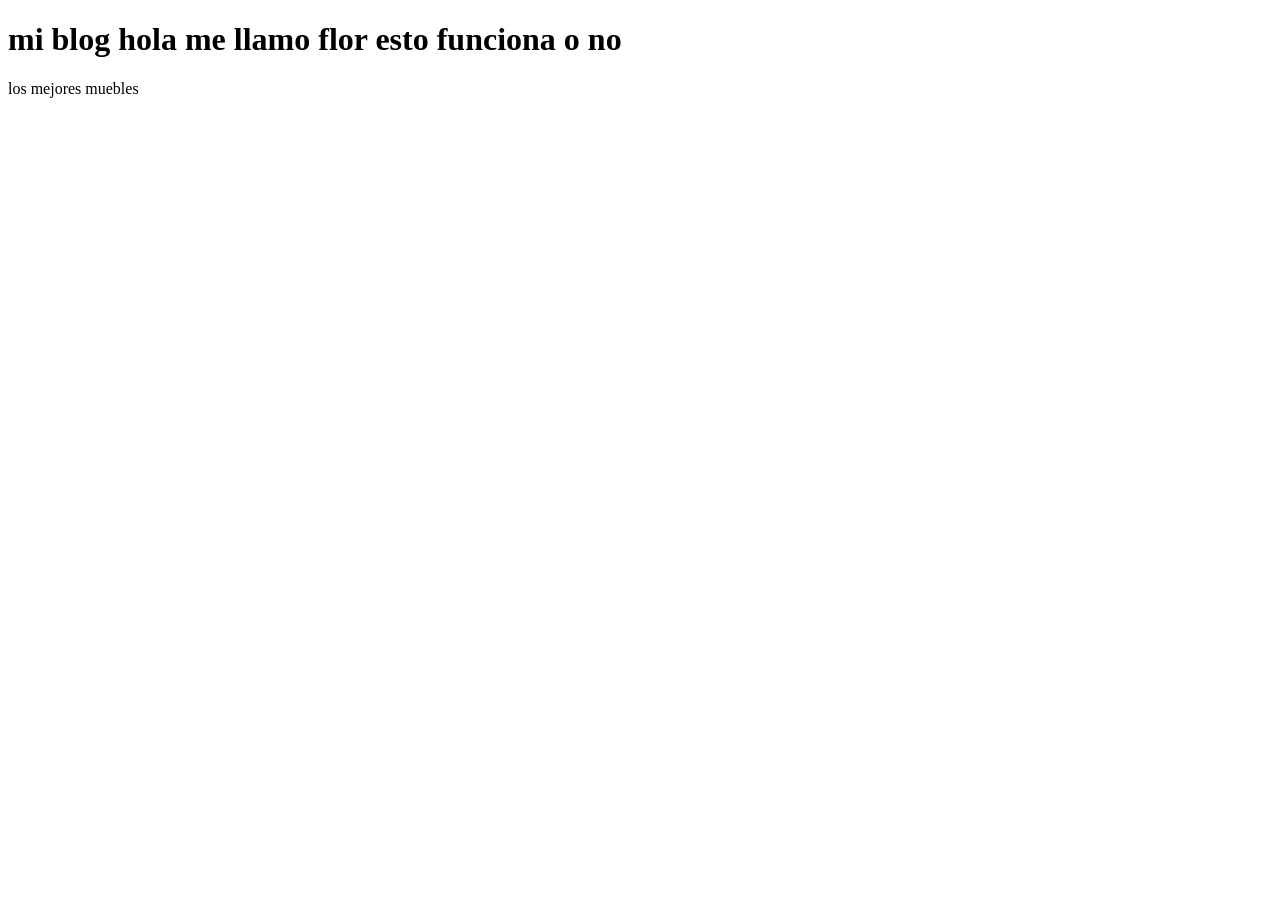
<file: index.html>
<!DOCTYPE html>
<html lang="en">
<head>
    <meta charset="UTF-8">
    <meta name="viewport" content="width=device-width, initial-scale=1.0">
    <title>My blog</title>
</head>
<body>
    <h1>
    mi blog hola me llamo flor esto funciona o no
    </h1>
    <p>
        los mejores muebles 
    </p>
</body>
</html>
</file>
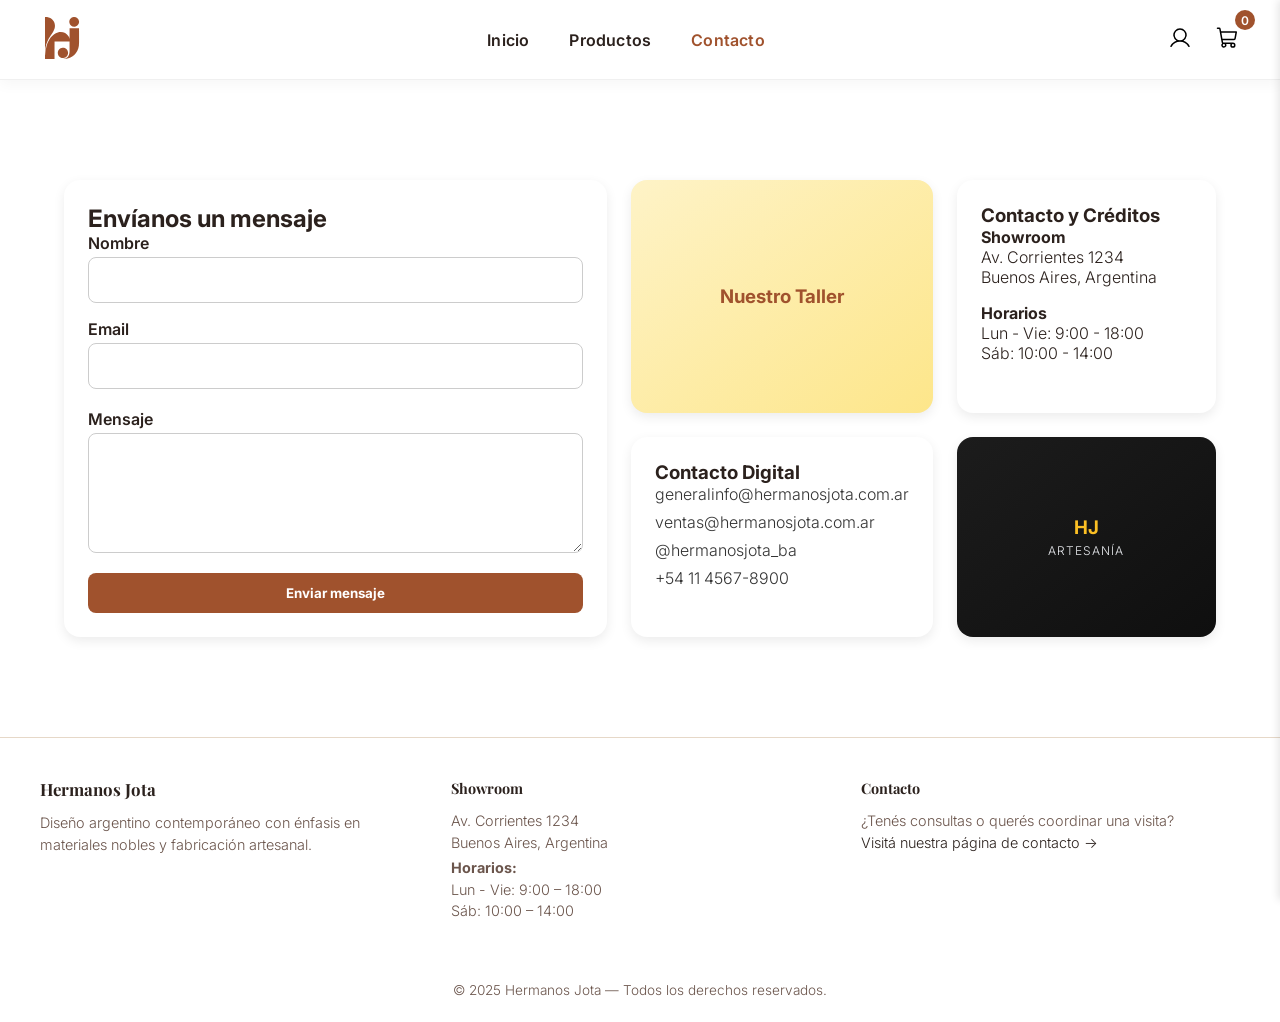
<file: paginas/contacto.html>
<!DOCTYPE html>
<html lang="es">
<head>
    <meta charset="UTF-8">
    <meta name="viewport" content="width=device-width, initial-scale=1.0">
    <title>Contacto — Hermanos Jota</title>
    <link rel="stylesheet" href="../css/main.css">
    <link rel="stylesheet" href="../css/contacto.css">
    <link href="https://fonts.googleapis.com/css2?family=Inter:wght@400;600;800&family=Playfair+Display:wght@600;800&display=swap" rel="stylesheet">
</head>
</head>
<body>
    <header>
        <!-- Menú hamburguesa -->
        <button class="menu-toggle" aria-label="Abrir menú de navegación" aria-expanded="false">
            <div></div>
            <div></div>
            <div></div>
        </button>

        <!-- Logo -->
        <a href="../index.html" class="logo" aria-label="Ir a la página principal de Hermanos Jota">
            <img src="../img/logo.svg" alt="Logo de Hermanos Jota">
        </a>

        <!-- Menú principal (desplegable) -->
        <nav class="nav-primary" aria-label="Menú principal">
            <ul>
                <li><a href="../index.html">Inicio</a></li>
                <li><a href="./productos.html">Productos</a></li>
                <li><a href="./contacto.html" class="is-active">Contacto</a></li>
            </ul>
        </nav>

        <!-- Acciones de usuario -->
        <nav class="nav-user-actions" aria-label="Acciones de usuario">
            <button class="icon-btn" aria-label="Mi cuenta">
                <svg width="24" height="24" fill="currentColor" viewBox="0 0 256 256">
                    <path d="M230.92,212c-15.23-26.33-38.7-45.21-66.09-54.16a72,72,0,1,0-73.66,0C63.78,166.78,40.31,185.66,25.08,212a8,8,0,1,0,13.85,8c18.84-32.56,52.14-52,89.07-52s70.23,19.44,89.07,52a8,8,0,1,0,13.85-8ZM72,96a56,56,0,1,1,56,56A56.06,56.06,0,0,1,72,96Z"></path>
                </svg>
            </button>
            <button class="icon-btn" aria-label="Carrito de compras">
                <svg width="24" height="24" fill="currentColor" viewBox="0 0 256 256">
                    <path d="M222.14,58.87A8,8,0,0,0,216,56H54.68L49.79,29.14A16,16,0,0,0,34.05,16H16a8,8,0,0,0,0,16h18L59.56,172.29a24,24,0,0,0,5.33,11.27,28,28,0,1,0,44.4,8.44h45.42A27.75,27.75,0,0,0,152,204a28,28,0,1,0,28-28H83.17a8,8,0,0,1-7.87-6.57L72.13,152h116a24,24,0,0,0,23.61-19.71l12.16-66.86A8,8,0,0,0,222.14,58.87ZM96,204a12,12,0,1,1-12-12A12,12,0,0,1,96,204Zm96,0a12,12,0,1,1-12-12A12,12,0,0,1,192,204Zm4-74.57A8,8,0,0,1,188.1,136H69.22L57.59,72H206.41Z"></path>
                </svg>
                <span class="badge">0</span>
            </button>
        </nav>
    </header>

    <!-- Panel lateral del carrito -->
    <aside class="cart-drawer" aria-hidden="true">
        <div class="cart-drawer__header">
            <h2>Mi carrito</h2>
            <button class="cart-drawer__close" aria-label="Cerrar carrito">×</button>
        </div>
        <div class="cart-drawer__body">
            <p>Tu carrito está vacío.</p>
        </div>
    </aside>

    <main>
        <section class="bento-grid">
            <!-- Formulario de contacto -->
            <article class="formulario-contacto">
                <h2>Envíanos un mensaje</h2>
                <form action="#" method="POST" id="form">
                    <div>
                        <label for="nombre">Nombre</label>
                        <input type="text" id="nombre" name="nombre" required>
                    </div>
                    <div>
                        <label for="asunto">Email</label>
                        <input type="text" id="email" name="email" required>
                        <span id="email-error" class="form-error"></span>
                    </div>
                    <div>
                        <label for="mensaje">Mensaje</label>
                        <textarea id="mensaje" name="mensaje" required minlength="10" maxlength="500" required></textarea>
                    </div>
                    <button type="submit">Enviar mensaje</button>
                </form>
            </article>

            <!-- Contenedor para el mensaje de éxito -->
            <div id="success-popup" class="popup hidden" role="alert">
                <span>Tu mensaje se envió correctamente.</span>
            </div>


            <!-- Nuestro taller -->
            <article class="taller">
                <h3>Nuestro Taller</h3>
            </article>

            <!-- Información de contacto -->
            <article class="informacion-contacto">
                <h3>Contacto y Créditos</h3>
                <address>
                    <strong>Showroom</strong><br>
                    Av. Corrientes 1234<br>
                    Buenos Aires, Argentina
                </address>
                <div>
                    <strong>Horarios</strong><br>
                    Lun - Vie: 9:00 - 18:00<br>
                    Sáb: 10:00 - 14:00
                </div>
            </article>

            <!-- Contacto digital -->
            <article class="contacto-digital">
                <h3>Contacto Digital</h3>
                <ul>
                    <li><a href="mailto:generalinfo@hermanosjota.com.ar">generalinfo@hermanosjota.com.ar</a></li>
                    <li><a href="mailto:ventas@hermanosjota.com.ar">ventas@hermanosjota.com.ar</a></li>
                    <li><a href="https://instagram.com/hermanosjota_ba" target="_blank">@hermanosjota_ba</a></li>
                    <li><a href="https://wa.me/5411456789000" target="_blank">+54 11 4567-8900</a></li>
                </ul>
            </article>

            <!-- Marca -->
            <article class="marca">
                <h3>HJ</h3>
                <p>Artesanía</p>
            </article>
        </section>
    </main>

    <!-- Footer -->
    <footer>
        <div class="footer-container">
            <!-- Columna 1: Marca / Descripción -->
            <div class="footer-col">
                <h3 class="footer-title">Hermanos Jota</h3>
                <p class="footer-desc">Diseño argentino contemporáneo con énfasis en materiales nobles y fabricación artesanal.</p>
            </div>
            
            <!-- Columna 2: Contacto físico -->
            <div class="footer-col">
                <h4>Showroom</h4>
                <p>Av. Corrientes 1234<br>Buenos Aires, Argentina</p>
                <p><strong>Horarios:</strong><br>
                    Lun - Vie: 9:00 – 18:00<br>
                    Sáb: 10:00 – 14:00
                </p>
            </div>

            <!-- Columna 3: Contacto -->
            <div class="footer-col">
                <h4>Contacto</h4>
                <p>¿Tenés consultas o querés coordinar una visita?<br>
                    <a href="./contacto.html">Visitá nuestra página de contacto &rarr;</a>
                </p>
            </div>

        </div>
    
        <div class="footer-bottom">
            <p>&copy; 2025 Hermanos Jota — Todos los derechos reservados.</p>
        </div>
    </footer>

    <script src="../js/main.js"></script>
    <script src="../js/contacto.js"></script>
</body>
</html>
</file>
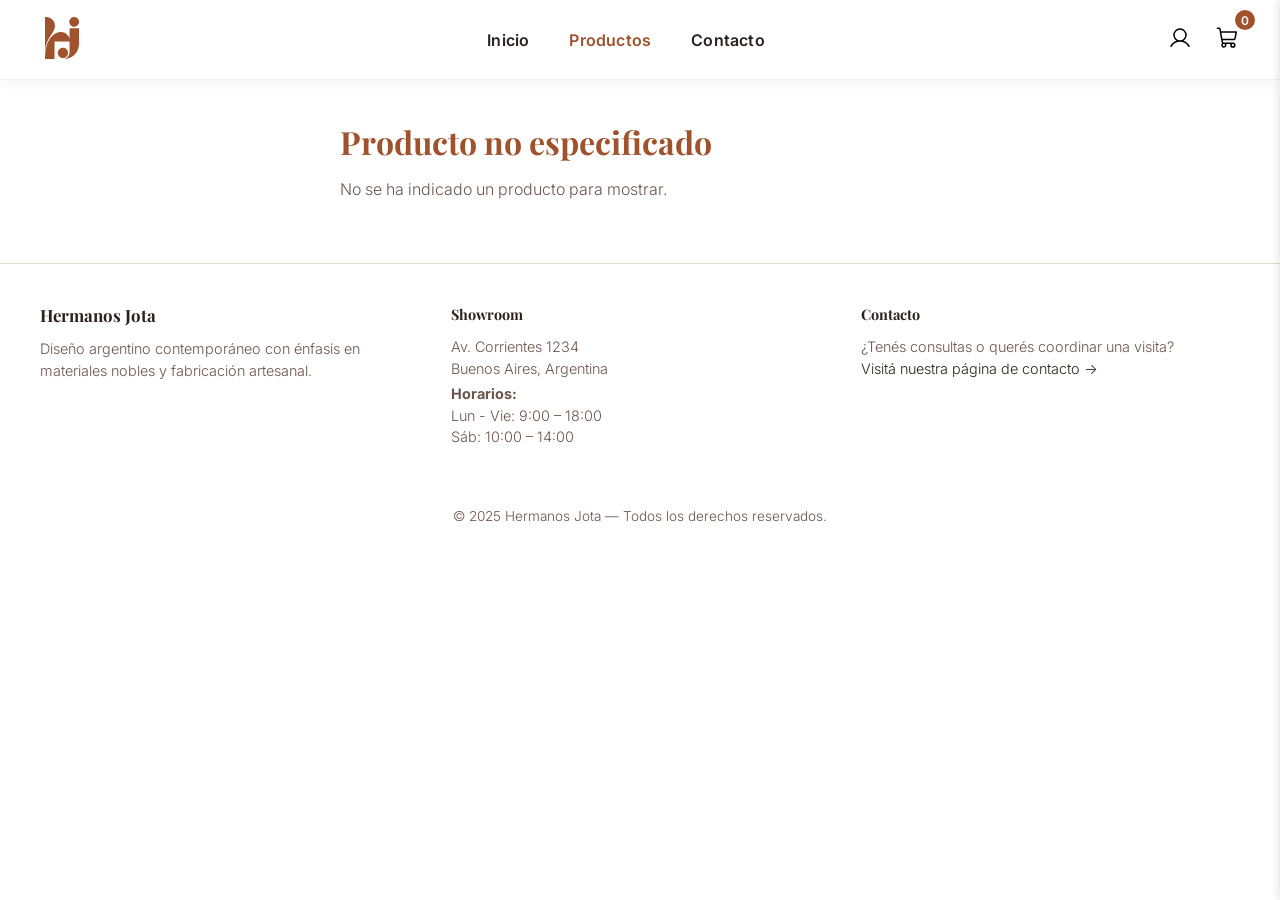
<file: paginas/producto.html>
<!DOCTYPE html>
<html lang="es">
<head>
    <meta charset="UTF-8">
    <meta name="viewport" content="width=device-width, initial-scale=1.0">
    <title></title>
    <link rel="stylesheet" href="../css/main.css">
    <link rel="stylesheet" href="../css/producto.css">
    <link href="https://fonts.googleapis.com/css2?family=Inter:wght@400;600;800&family=Playfair+Display:wght@600;800&display=swap" rel="stylesheet">
</head>
<body>
    <header>
        <!-- Menú hamburguesa -->
        <button class="menu-toggle" aria-label="Abrir menú de navegación" aria-expanded="false">
            <div></div>
            <div></div>
            <div></div>
        </button>

        <!-- Logo -->
        <a href="../index.html" class="logo" aria-label="Ir a la página principal de Hermanos Jota">
            <img src="../img/logo.svg" alt="Logo de Hermanos Jota">
        </a>

        <!-- Menú principal (desplegable) -->
        <nav class="nav-primary" aria-label="Menú principal">
            <ul>
                <li><a href="../index.html">Inicio</a></li>
                <li><a href="./productos.html" class="is-active">Productos</a></li>
                <li><a href="./contacto.html">Contacto</a></li>
            </ul>
        </nav>

        <!-- Acciones de usuario -->
        <nav class="nav-user-actions" aria-label="Acciones de usuario">
            <button class="icon-btn" aria-label="Mi cuenta">
                <svg width="24" height="24" fill="currentColor" viewBox="0 0 256 256">
                    <path d="M230.92,212c-15.23-26.33-38.7-45.21-66.09-54.16a72,72,0,1,0-73.66,0C63.78,166.78,40.31,185.66,25.08,212a8,8,0,1,0,13.85,8c18.84-32.56,52.14-52,89.07-52s70.23,19.44,89.07,52a8,8,0,1,0,13.85-8ZM72,96a56,56,0,1,1,56,56A56.06,56.06,0,0,1,72,96Z"></path>
                </svg>
            </button>
            <button class="icon-btn" aria-label="Carrito de compras">
                <svg width="24" height="24" fill="currentColor" viewBox="0 0 256 256">
                    <path d="M222.14,58.87A8,8,0,0,0,216,56H54.68L49.79,29.14A16,16,0,0,0,34.05,16H16a8,8,0,0,0,0,16h18L59.56,172.29a24,24,0,0,0,5.33,11.27,28,28,0,1,0,44.4,8.44h45.42A27.75,27.75,0,0,0,152,204a28,28,0,1,0,28-28H83.17a8,8,0,0,1-7.87-6.57L72.13,152h116a24,24,0,0,0,23.61-19.71l12.16-66.86A8,8,0,0,0,222.14,58.87ZM96,204a12,12,0,1,1-12-12A12,12,0,0,1,96,204Zm96,0a12,12,0,1,1-12-12A12,12,0,0,1,192,204Zm4-74.57A8,8,0,0,1,188.1,136H69.22L57.59,72H206.41Z"></path>
                </svg>
                <span class="badge">0</span>
            </button>
        </nav>
    </header>

    <!-- Panel lateral del carrito -->
    <aside class="cart-drawer" aria-hidden="true">
        <div class="cart-drawer__header">
            <h2>Mi carrito</h2>
            <button class="cart-drawer__close" aria-label="Cerrar carrito">×</button>
        </div>
        <div class="cart-drawer__body">
            <p>Tu carrito está vacío.</p>
        </div>
    </aside>

    <!-- Detalle del Producto -->
    <section class="page layout-leftpic" id="detalle-producto">
        <noscript>Activá JavaScript para ver el producto.</noscript>
    </section>

    <!-- Footer -->
    <footer>
        <div class="footer-container">
            <!-- Columna 1: Marca / Descripción -->
            <div class="footer-col">
                <h3 class="footer-title">Hermanos Jota</h3>
                <p class="footer-desc">Diseño argentino contemporáneo con énfasis en materiales nobles y fabricación artesanal.</p>
            </div>
            
            <!-- Columna 2: Contacto físico -->
            <div class="footer-col">
                <h4>Showroom</h4>
                <p>Av. Corrientes 1234<br>Buenos Aires, Argentina</p>
                <p><strong>Horarios:</strong><br>
                    Lun - Vie: 9:00 – 18:00<br>
                    Sáb: 10:00 – 14:00
                </p>
            </div>

            <!-- Columna 3: Contacto -->
            <div class="footer-col">
                <h4>Contacto</h4>
                <p>¿Tenés consultas o querés coordinar una visita?<br>
                    <a href="./contacto.html">Visitá nuestra página de contacto &rarr;</a>
                </p>
            </div>

        </div>
    
        <div class="footer-bottom">
            <p>&copy; 2025 Hermanos Jota — Todos los derechos reservados.</p>
        </div>
    </footer>

    <script src="../js/datos-productos.js" defer></script>   <!-- datos -->
    <script src="../js/producto.js" defer></script>          <!-- lógica personalizada -->
    <script src="../js/main.js"></script>                    <!-- lógica global -->
</body>
</html>
</file>
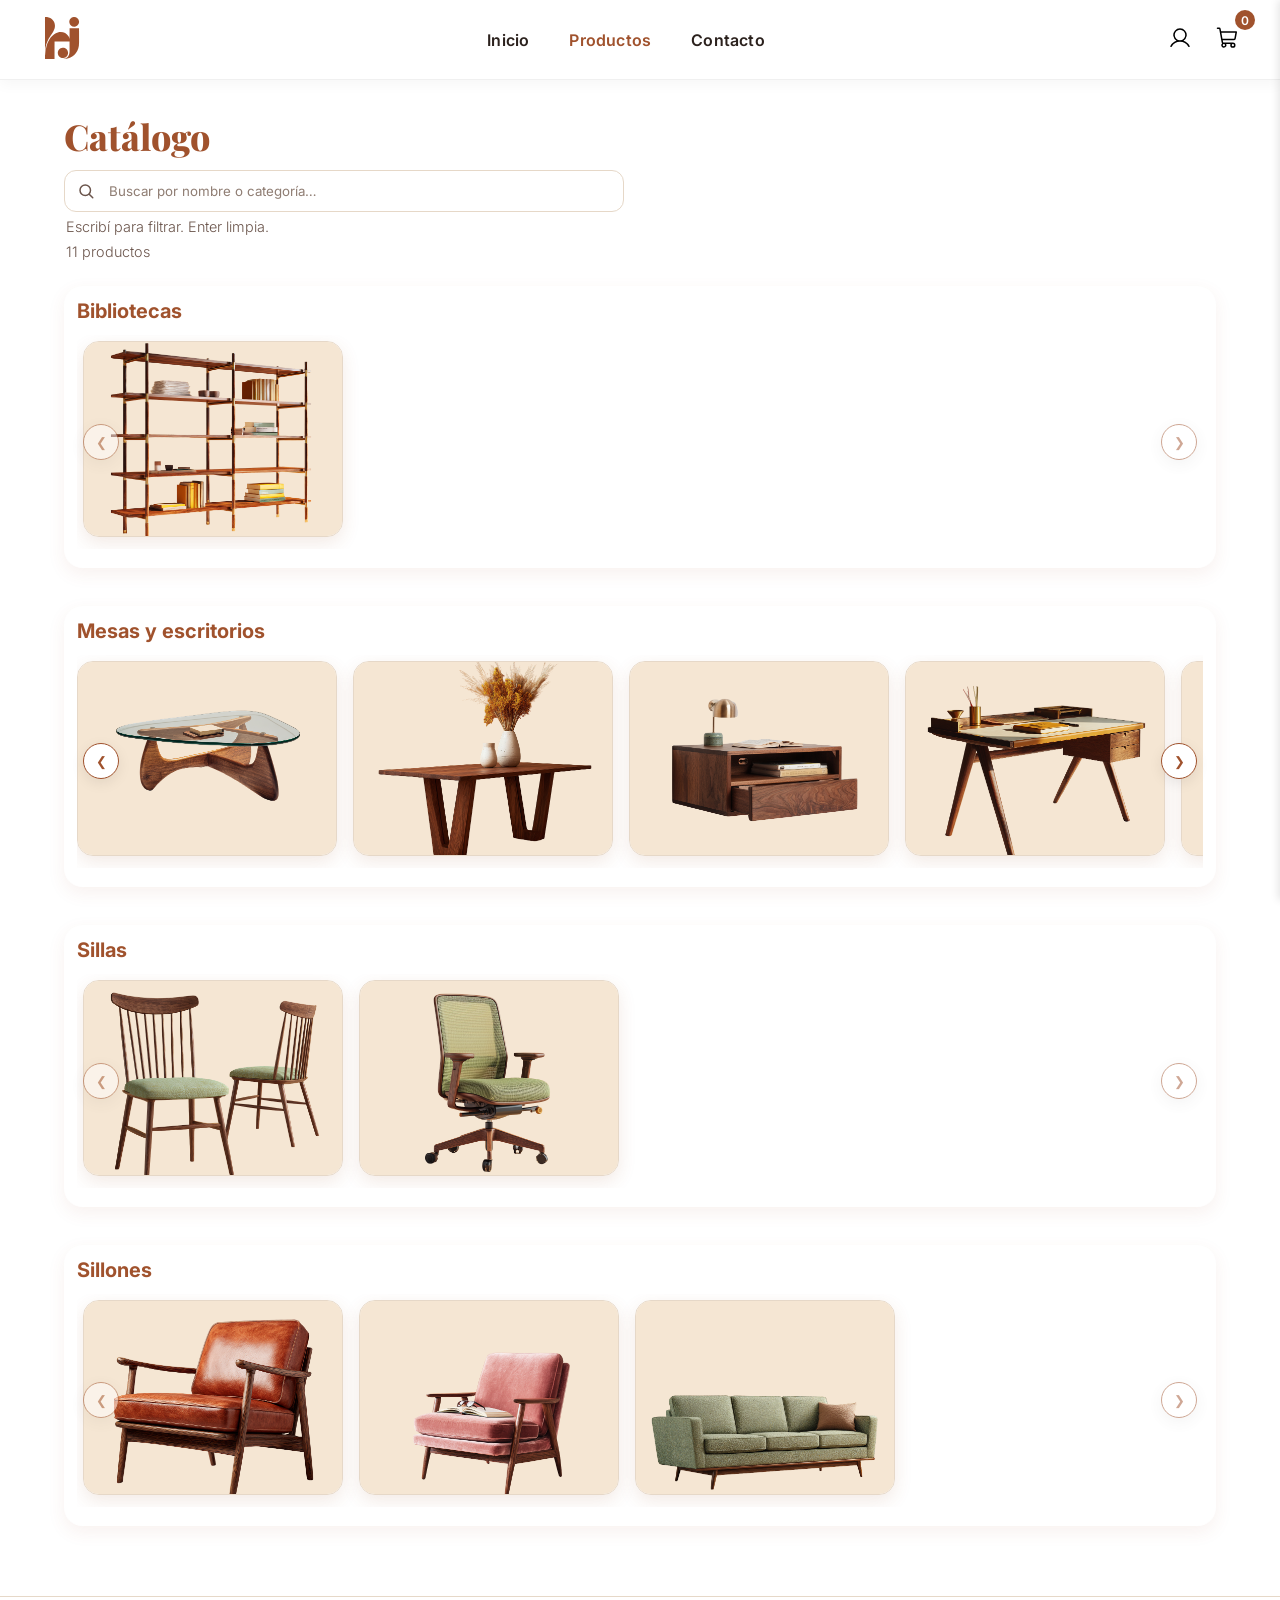
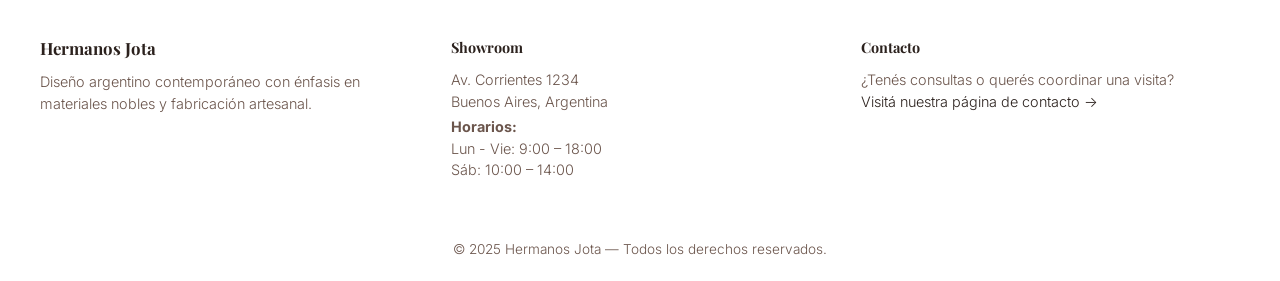
<file: paginas/productos.html>
<!doctype html>
<html lang="es">
<head>
    <meta charset="utf-8" />
    <title>Catálogo — Hermanos Jota</title>
    <meta name="viewport" content="width=device-width, initial-scale=1" />
    <!-- CSS del catálogo -->
    <link rel="stylesheet" href="../css/main.css">
    <link rel="stylesheet" href="../css/productos.css">

    <!-- Fuentes -->
    <link rel="preconnect" href="https://fonts.googleapis.com">
    <link rel="preconnect" href="https://fonts.gstatic.com" crossorigin>
    <link href="https://fonts.googleapis.com/css2?family=Inter:wght@400;600;800&family=Playfair+Display:wght@600;800&display=swap" rel="stylesheet">
</head>
<body>
    <!-- Header del catálogo -->
    <header>
        <!-- Menú hamburguesa -->
        <button class="menu-toggle" aria-label="Abrir menú de navegación" aria-expanded="false">
            <div></div>
            <div></div>
            <div></div>
        </button>

        <!-- Logo -->
        <a href="../index.html" class="logo" aria-label="Ir a la página principal de Hermanos Jota">
            <img src="../img/logo.svg" alt="Logo de Hermanos Jota">
        </a>

        <!-- Menú principal (desplegable) -->
        <nav class="nav-primary" aria-label="Menú principal">
            <ul>
                <li><a href="../index.html">Inicio</a></li>
                <li><a href="./productos.html" class="is-active">Productos</a></li>
                <li><a href="./contacto.html">Contacto</a></li>
            </ul>
        </nav>

        <!-- Acciones de usuario -->
        <nav class="nav-user-actions" aria-label="Acciones de usuario">
            <button class="icon-btn" aria-label="Mi cuenta">
                <svg width="24" height="24" fill="currentColor" viewBox="0 0 256 256">
                    <path d="M230.92,212c-15.23-26.33-38.7-45.21-66.09-54.16a72,72,0,1,0-73.66,0C63.78,166.78,40.31,185.66,25.08,212a8,8,0,1,0,13.85,8c18.84-32.56,52.14-52,89.07-52s70.23,19.44,89.07,52a8,8,0,1,0,13.85-8ZM72,96a56,56,0,1,1,56,56A56.06,56.06,0,0,1,72,96Z"></path>
                </svg>
            </button>
            <button class="icon-btn" aria-label="Carrito de compras">
                <svg width="24" height="24" fill="currentColor" viewBox="0 0 256 256">
                    <path d="M222.14,58.87A8,8,0,0,0,216,56H54.68L49.79,29.14A16,16,0,0,0,34.05,16H16a8,8,0,0,0,0,16h18L59.56,172.29a24,24,0,0,0,5.33,11.27,28,28,0,1,0,44.4,8.44h45.42A27.75,27.75,0,0,0,152,204a28,28,0,1,0,28-28H83.17a8,8,0,0,1-7.87-6.57L72.13,152h116a24,24,0,0,0,23.61-19.71l12.16-66.86A8,8,0,0,0,222.14,58.87ZM96,204a12,12,0,1,1-12-12A12,12,0,0,1,96,204Zm96,0a12,12,0,1,1-12-12A12,12,0,0,1,192,204Zm4-74.57A8,8,0,0,1,188.1,136H69.22L57.59,72H206.41Z"></path>
                </svg>
                <span class="badge">0</span>
            </button>
        </nav>
    </header>

    <!-- Panel lateral del carrito -->
    <aside class="cart-drawer" aria-hidden="true">
        <div class="cart-drawer__header">
            <h2>Mi carrito</h2>
            <button class="cart-drawer__close" aria-label="Cerrar carrito">×</button>
        </div>
        <div class="cart-drawer__body">
            <p>Tu carrito está vacío.</p>
        </div>
    </aside>
    
    <div class="container">
        <div class="header">
            <h1>Catálogo</h1>
            <label for="search" class="sr-only">Buscar productos</label>
            <input id="search" class="search" type="search" placeholder="Buscar por nombre o categoría…" autocomplete="off" />
            <p class="search-help">Escribí para filtrar. Enter limpia.</p>
            
            <div class="status" aria-live="polite">
                <span id="count">0</span> productos
            </div>
        </div>

        <!-- Acá se inyecta el catálogo por categoría con carruseles -->
        <main id="grid" aria-label="Catálogo por categoría">
            <noscript>Activá JavaScript para ver el catálogo.</noscript>
        </main>
    </div>

    <!-- Footer -->
    <footer>
        <div class="footer-container">
            <!-- Columna 1: Marca / Descripción -->
            <div class="footer-col">
                <h3 class="footer-title">Hermanos Jota</h3>
                <p class="footer-desc">Diseño argentino contemporáneo con énfasis en materiales nobles y fabricación artesanal.</p>
            </div>
            
            <!-- Columna 2: Contacto físico -->
            <div class="footer-col">
                <h4>Showroom</h4>
                <p>Av. Corrientes 1234<br>Buenos Aires, Argentina</p>
                <p><strong>Horarios:</strong><br>
                    Lun - Vie: 9:00 – 18:00<br>
                    Sáb: 10:00 – 14:00
                </p>
            </div>

            <!-- Columna 3: Contacto -->
            <div class="footer-col">
                <h4>Contacto</h4>
                <p>¿Tenés consultas o querés coordinar una visita?<br>
                    <a href="./contacto.html">Visitá nuestra página de contacto &rarr;</a>
                </p>
            </div>

        </div>
    
        <div class="footer-bottom">
            <p>&copy; 2025 Hermanos Jota — Todos los derechos reservados.</p>
        </div>
    </footer>

    <script src="../js/datos-productos.js" defer></script>   <!-- datos -->
    <script src="../js/productos.js" defer></script>         <!-- lógica personalizada -->
    <script src="../js/main.js"></script>                    <!-- lógica global -->
    
</body>
</html>
</file>
<file: css/main.css>
/* VARIABLES Y RESETEO */
:root {
    /* Colores */
    --siena: #A0522D;
    --salvia: #87A96B;
    --alabastro: #F5E6D3;
    --oro: #D4A437;
    --rosa: #C47A6D;

    --bg: #ffffff;
    --ink: #2B211D;
    --muted: #6B554C;
    --card-border: #E6D8C8;
    --menu-bg: #fff;
    --menu-border: #f0f0f0;

    /* Tipografías */
    --font-body: "Inter", sans-serif;
    --font-display: "Playfair Display", serif;

    /* Layout */
    --radius: 1rem;
    --header-height: 56px;
    --header-shadow: 0 4px 14px rgba(0, 0, 0, 0.04);
    --header-border: 1px solid var(--menu-border);

    --logo-height: 65px;
    --menu-max-height: 300px;
    --menu-transition: max-height 0.3s ease;

    --toggle-size: 40px;
    --toggle-line-width: 24px;
    --toggle-line-height: 2px;
    --toggle-line-radius: 2px;
    --toggle-line-gap: 6px;
    --toggle-line-color: var(--ink);
    --toggle-transition: all 0.3s ease;
}

* {
    padding: 0;
    margin: 0;
    box-sizing: border-box;
    text-decoration: none;
    list-style: none;
    font-family: Inter;
}

html, body {
    height: 100%;
}

body {
    font-family: var(--font-body);
    font-weight: 300;
    background: var(--bg);
    color: var(--ink);
}

/* Tipografías utilitarias */
.playfair-display {
    font-family: var(--font-display);
    font-weight: 700;
}

.inter {
    font-family: var(--font-body);
    font-weight: 300;
}

.text--semibold { font-weight: 600; }
.text--bold { font-weight: 700; }


/* SECCION HEADER */
header {
    display: flex;
    align-items: center;
    justify-content: space-between;
    height: var(--header-height);
    padding: 0 1rem;
    background: var(--menu-bg);
    border-bottom: var(--header-border);
    box-shadow: var(--header-shadow);
    position: relative;
    z-index: 10;
}

/* Logo centrado */
.logo {
    position: absolute;
    left: 50%;
    transform: translateX(-50%);
}

.logo img {
    height: var(--logo-height);
}

/* Botón hamburguesa */
.menu-toggle {
    display: flex;
    flex-direction: column;
    justify-content: center;
    align-items: center;
    width: var(--toggle-size);
    height: var(--toggle-size);
    background: transparent;
    border: none;
    cursor: pointer;
    gap: var(--toggle-line-gap);
}

.menu-toggle > div {
    background: var(--toggle-line-color);
    height: var(--toggle-line-height);
    width: var(--toggle-line-width);
    border-radius: var(--toggle-line-radius);
    transition: var(--toggle-transition);
    transform-origin: left;
}

.menu-toggle.open div:first-child {
    transform: rotate(45deg);
}

.menu-toggle.open div:nth-child(2) {
    opacity: 0;
}

.menu-toggle.open div:last-child {
    transform: rotate(-45deg);
}

/* Menú principal (mobile) */
.nav-primary {
    width: 100%;
    max-height: 0;
    overflow: hidden;
    transition: var(--menu-transition);
    background: var(--menu-bg);
    position: absolute;
    top: var(--header-height);
    left: 0;
    z-index: 9;
}

.nav-primary.active {
    max-height: var(--menu-max-height);
}

.nav-primary ul {
    list-style: none;
    padding: 0.5rem 1rem;
}

.nav-primary li {
    padding: 0.5rem 0;
    border-bottom: 1px solid var(--menu-border);
}

.nav-primary a {
    text-decoration: none;
    color: var(--ink);
    display: block;
    font-weight: 600;
    letter-spacing: 0.2px;
}

/* Acciones de usuario (cuenta, carrito) */
.nav-user-actions {
    display: flex;
    gap: 0.5rem;
}

.nav-user-actions button {
    background: none;
    border: none;
    cursor: pointer;
    padding: 0.5rem;
}

.badge {
    position: absolute;
    top: 12px;
    right: 15px;
    min-width: 1.25rem;
    height: 1.25rem;
    font-size: 0.75rem;
    font-weight: 600;
    color: #fff;
    background-color: var(--siena);
    padding: 0 0.25rem;
    border-radius: 999px;
    display: flex;
    align-items: center;
    justify-content: center;
    transform: translate(50%, -50%);
}

/* Carrito (sidebar) */
.cart-drawer {
    position: fixed;
    top: 0;
    right: 0;
    width: 85%;
    max-width: 320px;
    height: 100vh;
    background: var(--bg);
    box-shadow: -2px 0 8px rgba(0, 0, 0, 0.1);
    transform: translateX(100%);
    transition: transform 0.3s ease;
    z-index: 20;
    display: flex;
    flex-direction: column;
}

.cart-drawer.open {
    transform: translateX(0);
}

.cart-drawer__header {
    display: flex;
    justify-content: space-between;
    align-items: center;
    padding: 1rem;
    border-bottom: 1px solid var(--menu-border);
}

.cart-drawer__header h2 {
    font-size: 1.25rem;
    font-weight: 600;
    color: var(--siena);
}

.cart-drawer__close {
    background: none;
    border: none;
    font-size: 1.5rem;
    cursor: pointer;
    color: var(--muted);
}

.cart-drawer__body {
    padding: 1rem;
    flex: 1;
    overflow-y: auto;
    color: var(--muted);
}

/* Overlay oscuro al abrir carrito */
.cart-overlay {
    position: fixed;
    top: 0;
    left: 0;
    width: 100%;
    height: 100vh;
    background: rgba(0, 0, 0, 0.3);
    opacity: 0;
    pointer-events: none;
    transition: opacity 0.3s ease;
    z-index: 15;
}

.cart-overlay.active {
    opacity: 1;
    pointer-events: auto;
}

/* === CARRITO: ITEMS Y TOTAL === */

.cart-item {
    display: flex;
    gap: 1rem;
    margin-bottom: 1.25rem;
    padding-bottom: 1rem;
    border-bottom: 1px solid var(--card-border);
    color: var(--muted);
    font-size: 0.95rem;
}

.cart-item img {
    width: 60px;
    height: 60px;
    object-fit: cover;
    border-radius: 0.5rem;
    border: 1px solid var(--card-border);
}

.cart-item-info h4 {
    font-size: 1rem;
    color: var(--ink);
    margin-bottom: 0.25rem;
}

.cart-item-info p {
    font-size: 0.85rem;
    color: var(--muted);
    margin: 0;
}

/* Controles de cantidad */
.quantity-controls {
    display: flex;
    align-items: center;
    gap: 0.5rem;
    margin-top: 0.5rem;
}

.quantity-controls button {
    padding: 0.25rem 0.5rem;
    font-size: 1rem;
    font-weight: 600;
    color: var(--ink);
    background-color: var(--card-border);
    border: none;
    border-radius: 4px;
    cursor: pointer;
    transition: background-color 0.2s ease;
}

.quantity-controls button:hover {
    background-color: var(--muted);
    color: #fff;
}

/* Total sticky al fondo */
.cart-drawer__total {
    position: sticky;
    bottom: 0;
    background-color: var(--bg);
    padding: 1rem;
    font-size: 1.1rem;
    font-weight: 600;
    color: var(--siena);
    border-top: 1px solid var(--card-border);
    text-align: right;
    box-shadow: 0 -2px 4px rgba(0, 0, 0, 0.06);
    z-index: 10;
}

/* MEDIA QUERIES */
@media (min-width: 960px) {
    header {
        height: 80px;
        padding: 0 2rem;
        gap: 2rem;
    }

    .menu-toggle {
        display: none;
    }

    .logo {
        position: static;
        transform: none;
    }

    .logo img {
        height: 60px;
    }

    .nav-primary {
        display: flex;
        justify-content: center;
        position: static;
        max-height: none;
        overflow: visible;
        background: transparent;
        transition: none;
    }

    .nav-primary ul {
        display: flex;
        gap: 2rem;
        margin: 0;
        padding: 0;
    }

    .nav-primary li {
        border: none;
    }

    .nav-primary a {
        padding: 8px 4px;
        border-radius: 8px;
        transition: color 0.15s, background-color 0.15s;
    }

    .nav-primary a:hover {
        color: var(--siena);
        background: rgba(160, 82, 45, 0.08);
    }

    .nav-primary a.is-active {
        color: var(--siena);
    }

    .badge {
        top: 20px;
        right: 35px;
    }

    .icon-btn:hover {
        color: var(--siena);
    }
}

/* ==== FOOTER ==== */
footer {
    background-color: var(--bg);
    color: var(--muted);
    border-top: 1px solid var(--card-border);
    font-size: 0.9rem;
    padding: 2.5rem 1rem 1.5rem;
}

.footer-container {
    max-width: 1200px;
    margin: 0 auto;
    display: grid;
    grid-template-columns: 1fr;
    gap: 2rem;
}

.footer-col h3,
.footer-col h4 {
    font-family: var(--font-display);
    color: var(--ink);
    font-weight: 700;
    margin-bottom: 0.75rem;
}

.footer-desc {
    line-height: 1.6;
    color: var(--muted);
}

.footer-col p {
    margin: 0.25rem 0;
    line-height: 1.5;
}

.footer-col a {
    color: var(--ink);
    text-decoration: none;
    transition: color 0.2s ease;
}

.footer-col a:hover {
    color: var(--siena);
}

.footer-bottom {
    text-align: center;
    margin-top: 2rem;
    padding-top: 1.5rem;
    color: var(--muted);
    font-size: 0.8rem;
}

/* Responsive Footer */
@media (min-width: 768px) {
    .footer-container {
        grid-template-columns: repeat(3, 1fr);
    }

    .footer-bottom {
        font-size: 0.85rem;
    }
}
</file>
<file: css/contacto.css>
/* CONTENIDO PRINCIPAL */
main {
    width: 90%;
    max-width: 1200px;
    margin: 100px auto 100px;
}

.bento-grid {
    display: grid;
    gap: 1.5rem;
    grid-template-columns: 1fr;
}

.bento-grid article {
    background-color: white;
    padding: 1.5rem;
    border-radius: var(--radius);
    box-shadow: 0 4px 12px rgba(0, 0, 0, 0.08);
}

/* Formulario */
form {
    display: flex;
    flex-direction: column;
    gap: 1rem;
}

form label {
    font-weight: 600;
    margin-bottom: 0.25rem;
    display: block;
    color: var(--ink);
}

form input,
form textarea {
    width: 100%;
    padding: 0.75rem;
    border: 1px solid #ccc;
    border-radius: 0.5rem;
    font: inherit;
}

form textarea {
    resize: vertical;
    min-height: 120px;
}

form button {
    padding: 0.75rem;
    background-color: var(--siena);
    color: white;
    border: none;
    border-radius: 0.5rem;
    font-weight: bold;
    cursor: pointer;
    transition: background-color 0.2s ease;
}

form button:hover {
    background-color: #73320b;
}

.form-error {
    color: var(--rosa);
    font-size: 0.85rem;
    margin-top: 0.25rem;
    display: block;
}

.input-error {
    border-color: var(--rosa);
    outline-color: var(--rosa);
}

.form-message {
    padding: 15px;
    background-color: var(--salvia); 
    color: white;
    margin-top: 20px;
    text-align: center;
    font-weight: bold;
    border-radius: 5px;
}

.form-error {
    color: red;
    font-size: 12px;
}

/* Popup flotante */
.popup {
    position: fixed;
    bottom: 2rem;
    left: 1rem;
    right: 1rem;
    background-color: var(--salvia);
    color: white;
    padding: 1rem;
    border-radius: 0.5rem;
    box-shadow: 0 6px 20px rgba(0, 0, 0, 0.2);
    display: flex;
    align-items: center;
    gap: 1rem;
    z-index: 999;
    animation: fadeIn 0.3s ease;
}

.hidden {
    display: none;
}

@keyframes fadeIn {
    from { opacity: 0; transform: translateY(20px); }
    to { opacity: 1; transform: translateY(0); }
}

.taller,
.marca {
    display: flex;
    align-items: center;
    justify-content: center;
    text-align: center;
    min-height: 150px;
}

.taller {
    background: linear-gradient(to bottom right, #fef3c7, #fde68a);
    color: var(--siena);
    font-weight: bold;
}

.marca {
    background: linear-gradient(to bottom right, #1c1c1c, #0f0f0f);
    color: #fbbf24;
    flex-direction: column;
}

.marca p {
    color: #e5e7eb;
    text-transform: uppercase;
    font-size: 0.75rem;
    letter-spacing: 1px;
    margin-top: 0.25rem;
}

.contacto-digital ul {
    list-style: none;
    padding: 0;
}

.contacto-digital li + li {
    margin-top: 0.5rem;
}

.contacto-digital a {
    color: #333;
    text-decoration: none;
}

.contacto-digital a:hover {
    color: var(--siena);
}

address {
    font-style: normal;
    margin-bottom: 1rem;
}


/* MEDIA QUERIES */
@media (min-width: 768px) {
    .bento-grid {
        grid-template-columns: repeat(3, 1fr);
    }

    .formulario-contacto {
        grid-column: span 2;
    }
}

@media (min-width: 960px) {
    .bento-grid {
        grid-template-columns: repeat(4, 1fr);
    }

    .formulario-contacto {
        grid-column: span 2;
        grid-row: span 2;
    }

    .popup {
        right: 2rem;
        padding: 1rem 1.5rem;
        width: 30%;    
    }

    .informacion-contacto {
        grid-column: span 1;
    }

    .contacto-digital {
        grid-column: span 1;
    }

    .taller {
        grid-column: span 1;
    }

    .marca {
        grid-column: span 1;
    }
}
</file>
<file: css/producto.css>
/* ================================
LAYOUT DE PRODUCTOS
================================== */
.page {
    padding: 40px 20px;
}

.layout-leftpic,
.layout-rightpic {
    display: flex;
    flex-wrap: wrap;
    align-items: center;
    gap: 2rem;
    justify-content: center;
}

.layout-leftpic .product-img,
.layout-rightpic .product-img {
    flex: 1 1 400px;
    text-align: center;
}

.layout-leftpic .product-info,
.layout-rightpic .product-info {
    flex: 1 1 400px;
    max-width: 600px;
}

/* Imagen */
.product-img img {
    max-width: 100%;
    height: auto;
    border-radius: var(--radius);
    box-shadow: 0 4px 14px rgba(0, 0, 0, 0.08);
}

/* ================================
INFO DE PRODUCTO
================================== */
.product-info h2 {
    font-family: var(--font-display);
    font-size: 2rem;
    margin-bottom: 1rem;
    color: var(--siena);
}

.product-info .desc {
    font-size: 1rem;
    margin-bottom: 1.5rem;
    color: var(--muted);
    text-align: justify;
    font-family: var(--font-body);
}

/* Tabla de especificaciones */
.specs {
    width: 100%;
    border-collapse: collapse;
    margin-bottom: 1.5rem;
    border-radius: var(--radius);
    overflow: hidden;
    font-size: 0.95rem;
}

.specs th {
    background: var(--alabastro);
    color: var(--siena);
    text-align: left;
    padding: 0.75rem;
    font-weight: 600;
    font-family: var(--font-body);
}

.specs td {
    padding: 0.75rem;
    border-bottom: 1px solid var(--card-border);
    color: var(--ink);
}

/* Precio */
.price {
    font-size: 1.2rem;
    font-weight: 700;
    color: var(--siena);
    margin-bottom: 1.5rem;
}

/* Botón Añadir al Carrito */
.add-cart {
    display: inline-block;
    padding: 12px 24px;
    background: var(--siena);
    color: var(--alabastro);
    border: none;
    border-radius: 8px;
    cursor: pointer;
    font-size: 0.95rem;
    font-weight: 600;
    transition: background 0.3s ease, transform 0.2s ease;
    text-transform: uppercase;
    letter-spacing: 0.5px;
}

.add-cart:hover {
    background: #8b3f1e; /* opción más oscura de siena */
    transform: translateY(-2px);
}

/* === TOAST === */

.toast {
    position: fixed;
    bottom: 2rem;
    right: 2rem;
    background-color: var(--siena);
    color: #fff;
    padding: 1rem 1.5rem;
    font-size: 0.9rem;
    border-radius: 6px;
    box-shadow: 0 4px 12px rgba(0, 0, 0, 0.2);
    opacity: 0;
    transform: translateY(20px);
    transition: opacity 0.3s ease, transform 0.3s ease;
    z-index: 1000;
    pointer-events: none;
}

.toast.visible {
    opacity: 1;
    transform: translateY(0);
}
</file>
<file: css/productos.css>
/* Contenedor principal y encabezado de página */
.container {
    max-width: 1200px;
    margin: 0 auto;
    padding: 32px 24px
}

.header {
    margin-bottom: 18px
}

h1 {
    margin: 0 0 10px;
    font-size: clamp(1.6rem, 2.8vw, 2.4rem);
    font-weight: 800;
    color: var(--siena);
}

h1,
h2 {
    font-family: "Playfair Display", serif;
}

p {
    font-family: "Inter", sans-serif;
}

/* Búsqueda: input con ícono */
.search {
    width: 100%;
    max-width: 560px;
    padding: 12px 14px 12px 44px;
    border-radius: 12px;
    border: 1px solid var(--card-border);
    background: #fff no-repeat 12px 50%;
    background-size: 18px 18px;
    outline: none;
    transition: border-color .2s, box-shadow .2s, background-image .2s;
    background-image: url("data:image/svg+xml;utf8,<svg xmlns='http://www.w3.org/2000/svg' viewBox='0 0 24 24' fill='none' stroke='%236B554C' stroke-width='2' stroke-linecap='round' stroke-linejoin='round'><circle cx='11' cy='11' r='7'/><line x1='21' y1='21' x2='16.65' y2='16.65'/></svg>");
}

.search::placeholder {
    color: #8F7D73
}

.search:focus {
    border-color: var(--salvia);
    box-shadow: 0 0 0 4px rgba(135, 169, 107, .22);
    background-image: url("data:image/svg+xml;utf8,<svg xmlns='http://www.w3.org/2000/svg' viewBox='0 0 24 24' fill='none' stroke='%2387A96B' stroke-width='2' stroke-linecap='round' stroke-linejoin='round'><circle cx='11' cy='11' r='7'/><line x1='21' y1='21' x2='16.65' y2='16.65'/></svg>");
}

.search-help {
    margin: 6px 2px 2px;
    color: var(--muted);
    font-size: .9rem
}

.status {
    margin: 8px 2px 0;
    color: var(--muted);
    font-size: .9rem
}

/* accesibilidad: oculto visualmente para lectores de pantalla */
.sr-only {
    position: absolute !important;
    width: 1px;
    height: 1px;
    padding: 0;
    margin: -1px;
    overflow: hidden;
    clip: rect(0, 0, 0, 0);
    white-space: nowrap;
    border: 0;
}

/* Bloque de categoría: tarjeta contenedora */
.category-block {
    margin: 26px 0 38px;
    padding: 12px 12px 18px;
    border: 1px solid #ffffff;
    border-radius: 18px;
    background: #ffffff;
    box-shadow: 0 6px 18px rgba(160, 82, 45, .08);
}

.category-title {
    margin: 0 0 12px;
    font-size: 1.25rem;
    /* usar Inter 700 para títulos de categoría */
    font-family: "Inter", sans-serif;
    font-weight: 700;
    color: var(--siena);
}

/* Carrusel / pista de tarjetas */
.carousel {
    position: relative
}

.track {
    display: flex;
    gap: 16px;
    overflow-x: auto;
    padding: 6px 6px 12px;
    scroll-behavior: smooth;
    scroll-snap-type: x mandatory;
    -webkit-overflow-scrolling: touch;
    overscroll-behavior-x: contain;
}

.track:focus {
    outline: none
}

.track::-webkit-scrollbar {
    height: 8px
}

.track::-webkit-scrollbar-thumb {
    background: var(--rosa);
    border-radius: 8px
}

.track {
    scrollbar-width: thin
}

/* botones del carrusel */
.carousel-btn {
    position: absolute;
    top: 50%;
    transform: translateY(-50%);
    height: 36px;
    width: 36px;
    display: grid;
    place-items: center;
    border-radius: 999px;
    border: 1px solid var(--siena);
    background: #fff;
    color: var(--siena);
    box-shadow: 0 4px 14px rgba(0, 0, 0, .08);
    cursor: pointer;
    user-select: none;
    z-index: 5;
}

.carousel-btn:hover {
    background: var(--siena);
    color: #fff;
    border-color: var(--siena)
}

.carousel-btn:active {
    background: var(--oro)
}

.carousel-btn[disabled] {
    opacity: .5;
    cursor: not-allowed
}

.carousel-btn.prev {
    left: 6px
}

.carousel-btn.next {
    right: 6px
}

/* Tarjeta de producto */
.card {
    flex: 0 0 260px;
    background: #fff;
    border: 1px solid var(--card-border);
    border-radius: var(--radius);
    overflow: hidden;
    display: flex;
    flex-direction: column;
    box-shadow: 0 6px 18px rgba(160, 82, 45, .12);
    transition: transform .15s, box-shadow .15s;
    scroll-snap-align: start;
}

.card:hover {
    transform: translateY(-2px);
    box-shadow: 0 12px 28px rgba(160, 82, 45, .18)
}

/* estilo uniforme para alternancia */
.track .card:nth-child(even) {
    background: #fff;
    border-color: var(--card-border);
    box-shadow: 0 6px 18px rgba(160, 82, 45, .12)
}

.track .card:nth-child(even):hover {
    box-shadow: 0 12px 28px rgba(160, 82, 45, .18)
}

/* contenedor de imagen */
.thumb {
    position: relative;
    background: var(--alabastro);
    aspect-ratio: 4/3;
    overflow: hidden;
}

.thumb img {
    width: 100%;
    height: 100%;
    object-fit: cover;
    display: block;
    transition: transform .35s;
}

.card:hover .thumb img {
    transform: scale(1.05)
}

/* overlay oscuro en hover */
.thumb::after {
    content: "";
    position: absolute;
    inset: 0;
    background: linear-gradient(0deg, rgba(160, 82, 45, .30), rgba(0, 0, 0, .10));
    opacity: 0;
    transition: opacity .2s;
    pointer-events: none;
    z-index: 1;
}

/* botón flotante "Ver" */
.btn-overlay {
    position: absolute;
    left: 50%;
    top: 50%;
    transform: translate(-50%, -50%) scale(.98);
    padding: 10px 16px;
    border-radius: 999px;
    background: var(--siena);
    color: #fff;
    text-decoration: none;
    font-weight: 700;
    box-shadow: 0 6px 20px rgba(160, 82, 45, .35);
    opacity: 0;
    transition: opacity .2s, transform .2s;
    z-index: 2;
}

.btn-overlay:hover {
    background: var(--oro)
}

.btn-overlay:focus-visible {
    outline: 3px solid rgba(135, 169, 107, .6);
    outline-offset: 2px
}

/* mostrar overlay en interacción */
.card:hover .thumb::after,
.card:hover .btn-overlay {
    opacity: 1
}

.card:hover .btn-overlay {
    transform: translate(-50%, -50%) scale(1)
}

.thumb:focus-within .btn-overlay {
    opacity: 1;
    transform: translate(-50%, -50%) scale(1)
}

/* en pantallas táctiles mostrar botón por defecto */
@media (hover:none) {
    .thumb::after {
        opacity: .18
    }

    .btn-overlay {
        opacity: 1;
        transform: translate(-50%, -50%) scale(1)
    }
}

/* tarjeta: etiqueta con nombre del producto (aparece en hover) */
.card-title {
    position: absolute;
    left: 50%;
    top: 10px;
    transform: translate(-50%, -8px);
    background: rgba(255, 255, 255, 0.96);
    color: #A0522D;
    /* usar Inter 700 para títulos de producto */
    font-family: "Inter", sans-serif;
    font-weight: 700;
    padding: 6px 12px;
    border-radius: 999px;
    box-shadow: 0 6px 18px rgba(160, 82, 45, .12);
    white-space: nowrap;
    opacity: 0;
    pointer-events: none;
    transition: opacity .18s ease, transform .18s ease;
    z-index: 6;
}

/* animación de aparición de la etiqueta */
.card:hover .card-title,
.card:focus-within .card-title {
    opacity: 1;
    transform: translate(-50%, 0);
}

/* ajustes para pantallas pequeñas */
@media (max-width:480px) {
    .container {
        padding: 22px 16px
    }

    .carousel-btn.prev {
        left: 4px
    }

    .carousel-btn.next {
        right: 4px
    }
}
</file>
